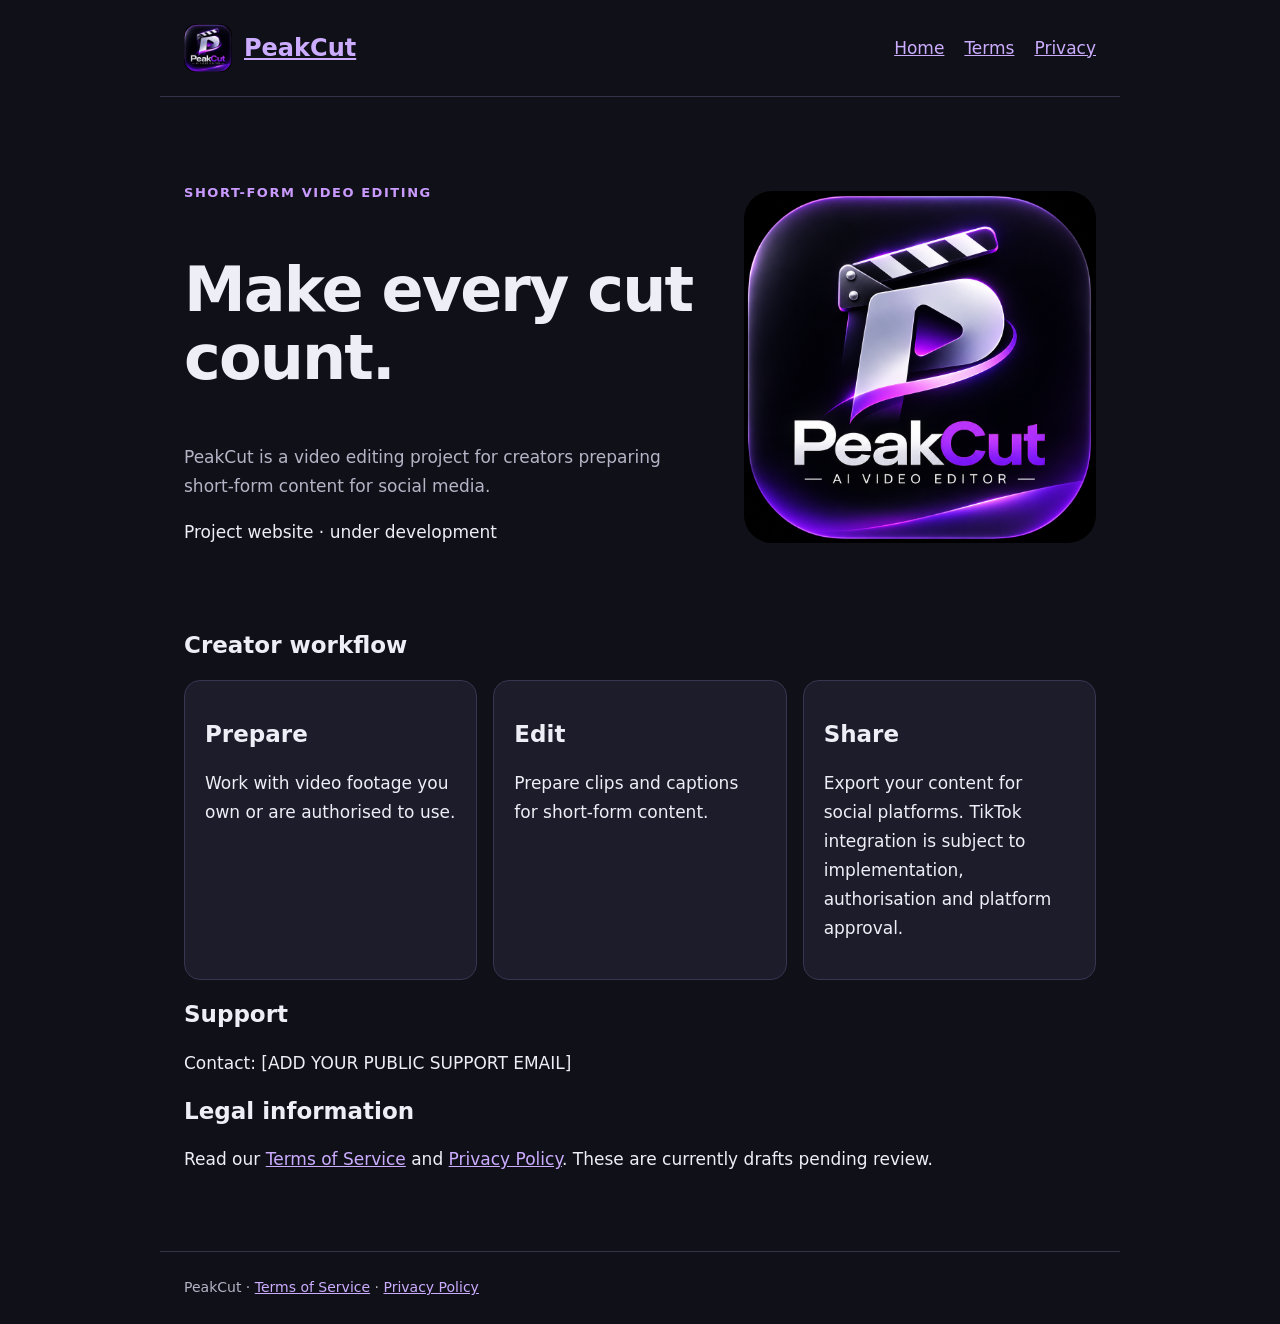
<file: index.html>
<!doctype html><html lang="en-GB"><head><meta charset="utf-8"><meta name="viewport" content="width=device-width, initial-scale=1"><title>Video editing for creators | PeakCut</title><link rel="icon" href="logo.png"><link rel="stylesheet" href="style.css"></head><body><header><a class="brand" href="index.html"><img src="logo.png" alt="PeakCut logo">PeakCut</a><nav><a href="index.html">Home</a><a href="terms.html">Terms</a><a href="privacy.html">Privacy</a></nav></header><main class=""><section class="hero"><div><p class="eyebrow">Short-form video editing</p><h1>Make every cut count.</h1><p class="muted">PeakCut is a video editing project for creators preparing short-form content for social media.</p><p>Project website · under development</p></div><img src="logo.png" alt="PeakCut app icon"></section><h2>Creator workflow</h2><div class="cards"><section class="card"><h2>Prepare</h2><p>Work with video footage you own or are authorised to use.</p></section><section class="card"><h2>Edit</h2><p>Prepare clips and captions for short-form content.</p></section><section class="card"><h2>Share</h2><p>Export your content for social platforms. TikTok integration is subject to implementation, authorisation and platform approval.</p></section></div><h2>Support</h2><p>Contact: [ADD YOUR PUBLIC SUPPORT EMAIL]</p><h2>Legal information</h2><p>Read our <a href="terms.html">Terms of Service</a> and <a href="privacy.html">Privacy Policy</a>. These are currently drafts pending review.</p></main><footer>PeakCut · <a href="terms.html">Terms of Service</a> · <a href="privacy.html">Privacy Policy</a></footer></body></html>
</file>
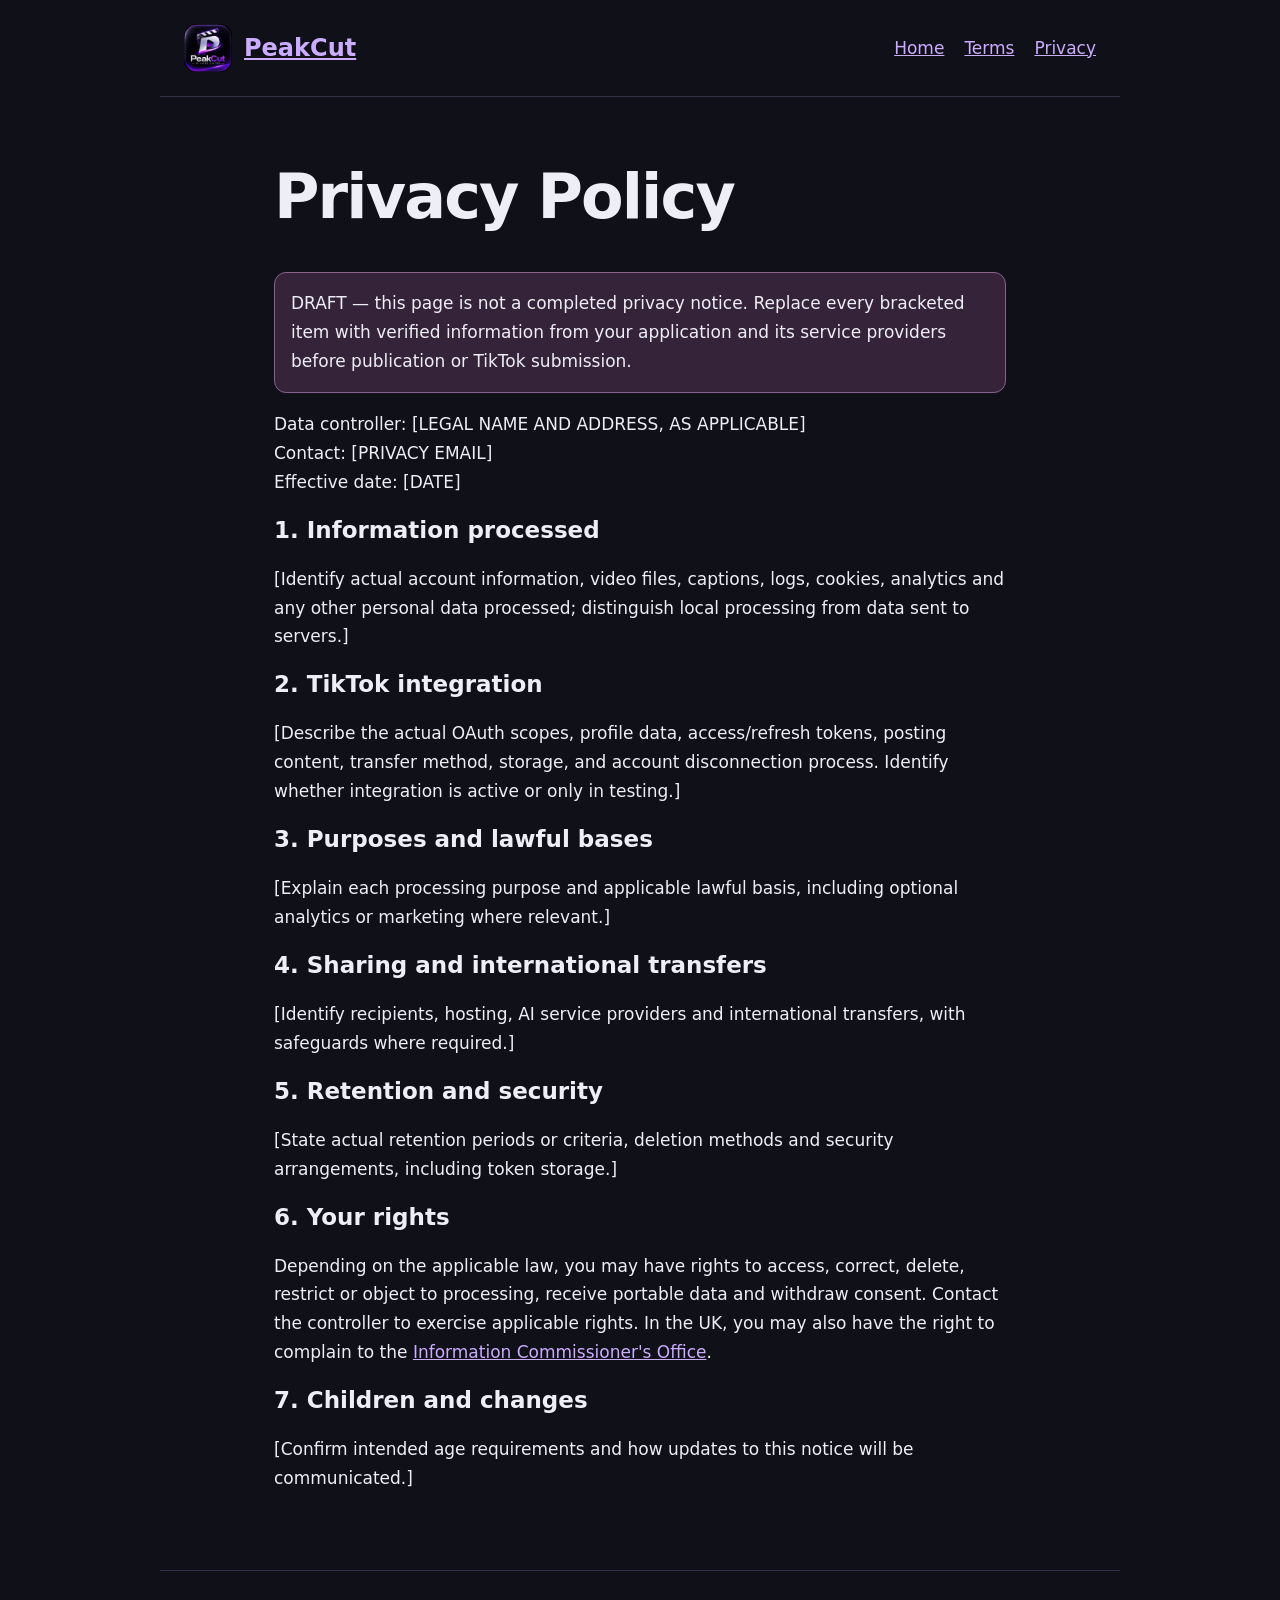
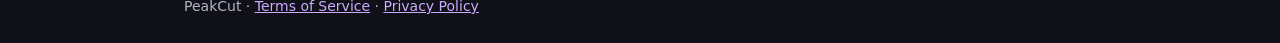
<file: privacy.html>
<!doctype html><html lang="en-GB"><head><meta charset="utf-8"><meta name="viewport" content="width=device-width, initial-scale=1"><title>Privacy Policy | PeakCut</title><link rel="icon" href="logo.png"><link rel="stylesheet" href="style.css"></head><body><header><a class="brand" href="index.html"><img src="logo.png" alt="PeakCut logo">PeakCut</a><nav><a href="index.html">Home</a><a href="terms.html">Terms</a><a href="privacy.html">Privacy</a></nav></header><main class="legal"><h1>Privacy Policy</h1><p class="notice">DRAFT — this page is not a completed privacy notice. Replace every bracketed item with verified information from your application and its service providers before publication or TikTok submission.</p><p>Data controller: [LEGAL NAME AND ADDRESS, AS APPLICABLE]<br>Contact: [PRIVACY EMAIL]<br>Effective date: [DATE]</p><h2>1. Information processed</h2><p>[Identify actual account information, video files, captions, logs, cookies, analytics and any other personal data processed; distinguish local processing from data sent to servers.]</p><h2>2. TikTok integration</h2><p>[Describe the actual OAuth scopes, profile data, access/refresh tokens, posting content, transfer method, storage, and account disconnection process. Identify whether integration is active or only in testing.]</p><h2>3. Purposes and lawful bases</h2><p>[Explain each processing purpose and applicable lawful basis, including optional analytics or marketing where relevant.]</p><h2>4. Sharing and international transfers</h2><p>[Identify recipients, hosting, AI service providers and international transfers, with safeguards where required.]</p><h2>5. Retention and security</h2><p>[State actual retention periods or criteria, deletion methods and security arrangements, including token storage.]</p><h2>6. Your rights</h2><p>Depending on the applicable law, you may have rights to access, correct, delete, restrict or object to processing, receive portable data and withdraw consent. Contact the controller to exercise applicable rights. In the UK, you may also have the right to complain to the <a href="https://ico.org.uk/">Information Commissioner's Office</a>.</p><h2>7. Children and changes</h2><p>[Confirm intended age requirements and how updates to this notice will be communicated.]</p></main><footer>PeakCut · <a href="terms.html">Terms of Service</a> · <a href="privacy.html">Privacy Policy</a></footer></body></html>
</file>
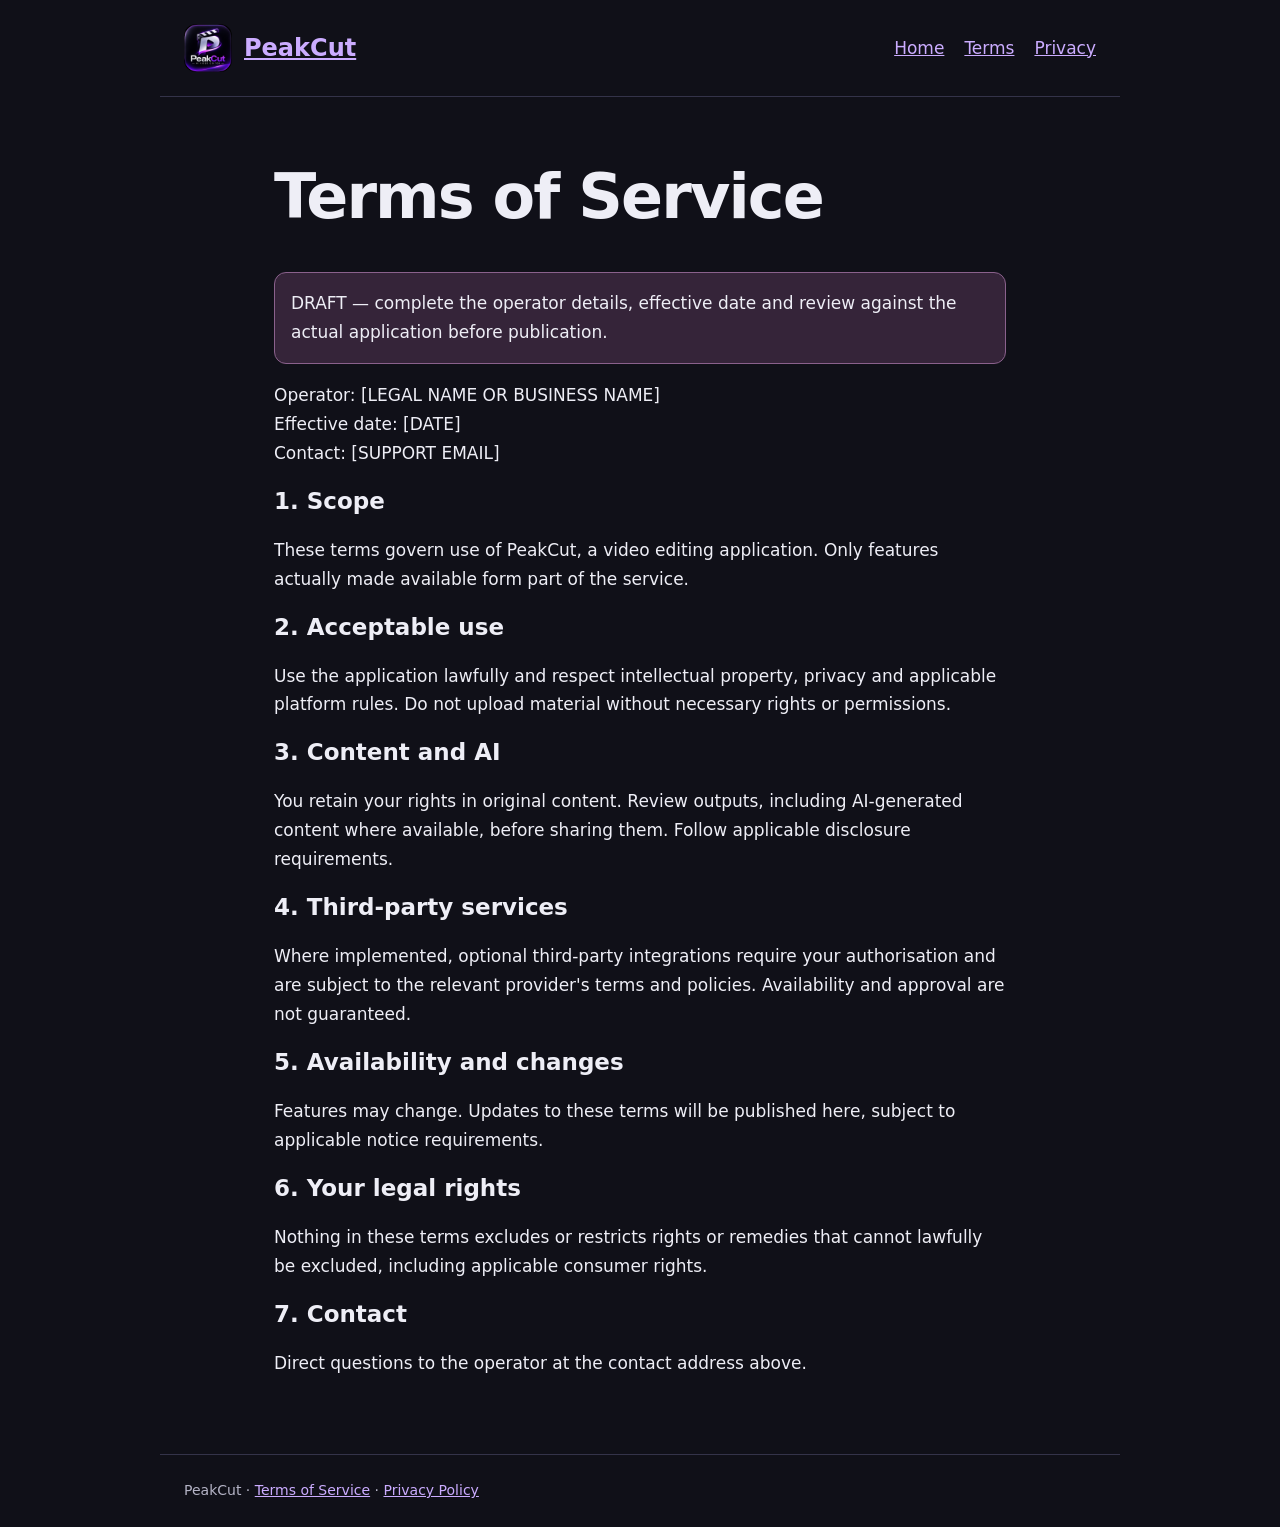
<file: terms.html>
<!doctype html><html lang="en-GB"><head><meta charset="utf-8"><meta name="viewport" content="width=device-width, initial-scale=1"><title>Terms of Service | PeakCut</title><link rel="icon" href="logo.png"><link rel="stylesheet" href="style.css"></head><body><header><a class="brand" href="index.html"><img src="logo.png" alt="PeakCut logo">PeakCut</a><nav><a href="index.html">Home</a><a href="terms.html">Terms</a><a href="privacy.html">Privacy</a></nav></header><main class="legal"><h1>Terms of Service</h1><p class="notice">DRAFT — complete the operator details, effective date and review against the actual application before publication.</p><p>Operator: [LEGAL NAME OR BUSINESS NAME]<br>Effective date: [DATE]<br>Contact: [SUPPORT EMAIL]</p><h2>1. Scope</h2><p>These terms govern use of PeakCut, a video editing application. Only features actually made available form part of the service.</p><h2>2. Acceptable use</h2><p>Use the application lawfully and respect intellectual property, privacy and applicable platform rules. Do not upload material without necessary rights or permissions.</p><h2>3. Content and AI</h2><p>You retain your rights in original content. Review outputs, including AI-generated content where available, before sharing them. Follow applicable disclosure requirements.</p><h2>4. Third-party services</h2><p>Where implemented, optional third-party integrations require your authorisation and are subject to the relevant provider's terms and policies. Availability and approval are not guaranteed.</p><h2>5. Availability and changes</h2><p>Features may change. Updates to these terms will be published here, subject to applicable notice requirements.</p><h2>6. Your legal rights</h2><p>Nothing in these terms excludes or restricts rights or remedies that cannot lawfully be excluded, including applicable consumer rights.</p><h2>7. Contact</h2><p>Direct questions to the operator at the contact address above.</p></main><footer>PeakCut · <a href="terms.html">Terms of Service</a> · <a href="privacy.html">Privacy Policy</a></footer></body></html>
</file>
<file: style.css>
*{box-sizing:border-box}body{margin:0;background:#101018;color:#eeeef6;font:17px/1.7 system-ui,sans-serif}header,main,footer{max-width:960px;margin:auto;padding:24px}header{display:flex;align-items:center;justify-content:space-between;gap:20px;flex-wrap:wrap;border-bottom:1px solid #343349}.brand{display:flex;align-items:center;gap:12px;font-weight:750;font-size:24px}.brand img{width:48px;border-radius:12px}a{color:#cbacff}nav{display:flex;gap:20px;flex-wrap:wrap}h1{font-size:clamp(36px,6vw,62px);line-height:1.1;letter-spacing:-.03em}h2{font-size:23px;line-height:1.3}.hero{padding:48px 0;display:grid;grid-template-columns:1.5fr 1fr;gap:32px;align-items:center}.hero img{width:100%;border-radius:28px}.eyebrow{color:#ca9bff;text-transform:uppercase;letter-spacing:.12em;font-size:13px;font-weight:700}.muted{color:#b5b4c6}.cards{display:grid;grid-template-columns:repeat(auto-fit,minmax(210px,1fr));gap:16px}.card{background:#1d1c2b;border:1px solid #39344f;border-radius:16px;padding:20px}.notice{background:#352439;border:1px solid #8a618c;border-radius:12px;padding:16px}.legal{max-width:780px}footer{border-top:1px solid #343349;color:#b5b4c6;font-size:14px;margin-top:36px}@media(max-width:600px){.hero{grid-template-columns:1fr}.hero img{max-width:220px}.hero{padding:20px 0}}
</file>
